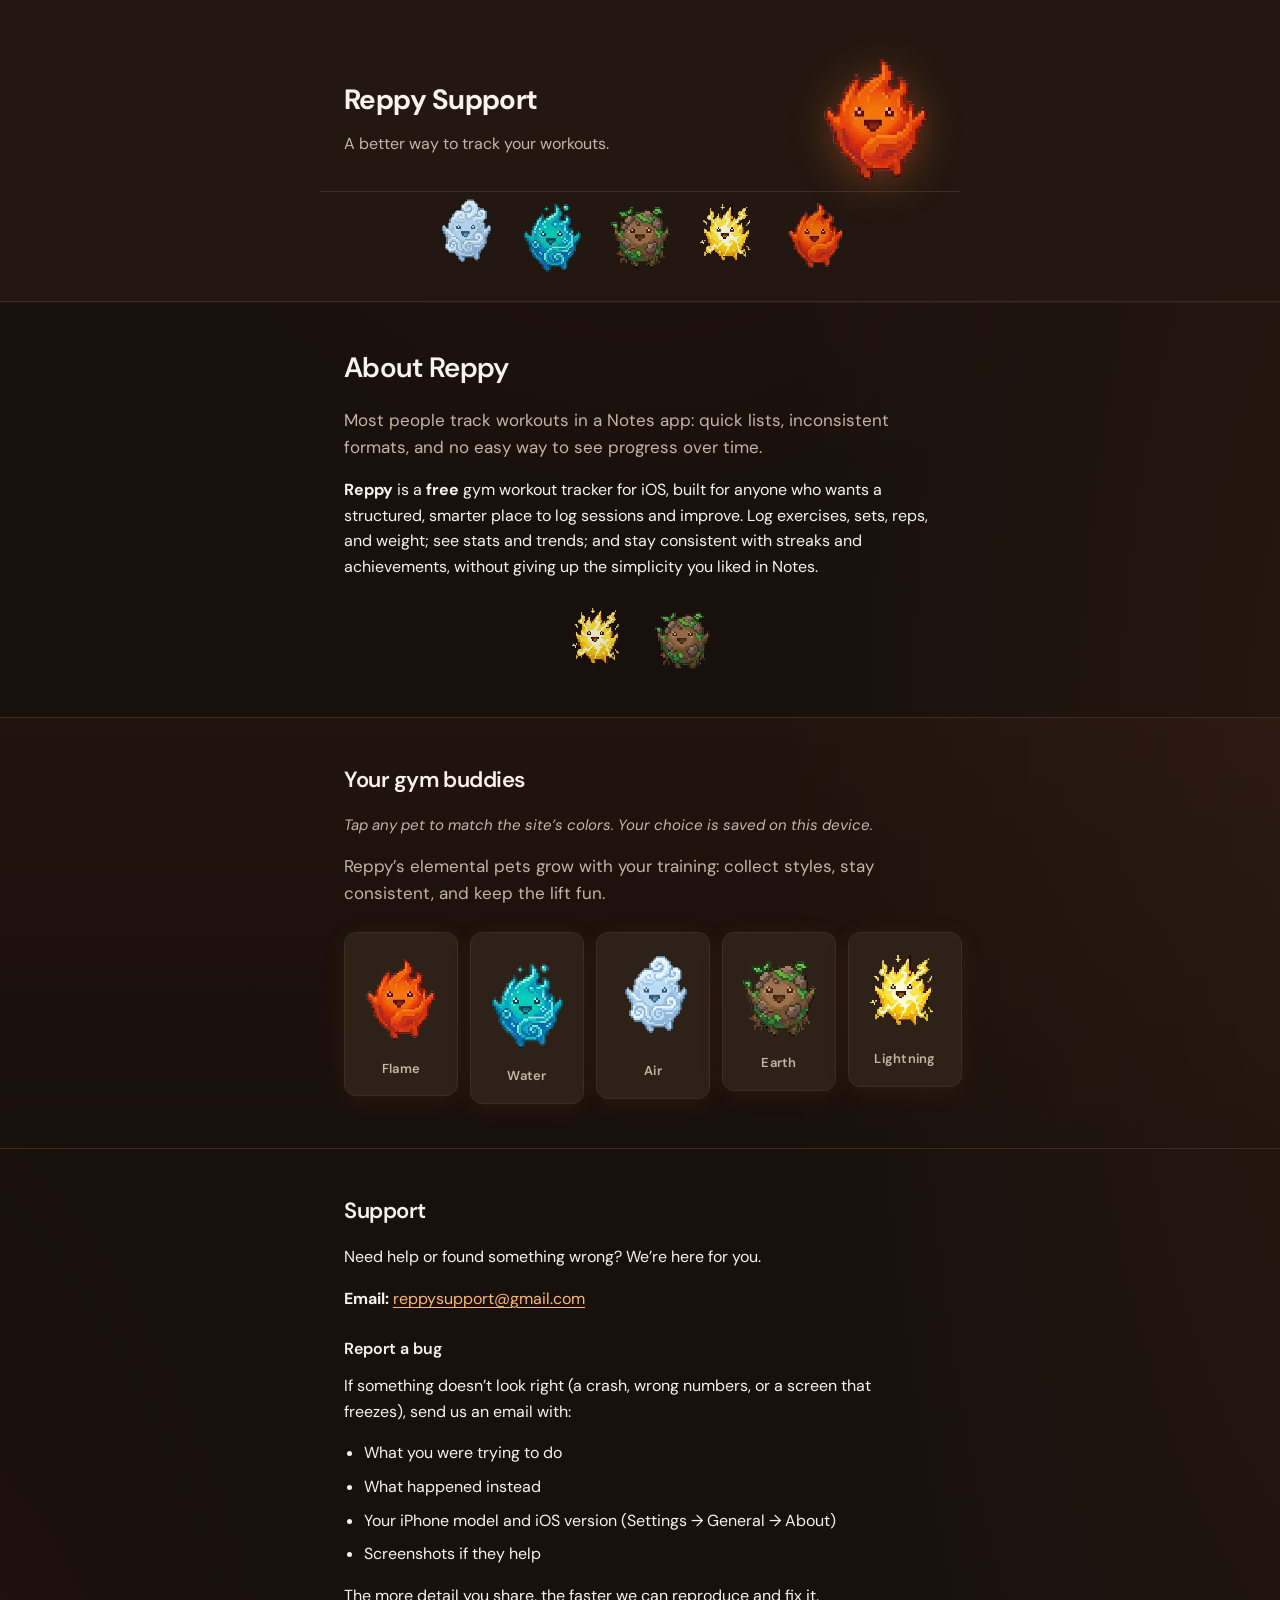
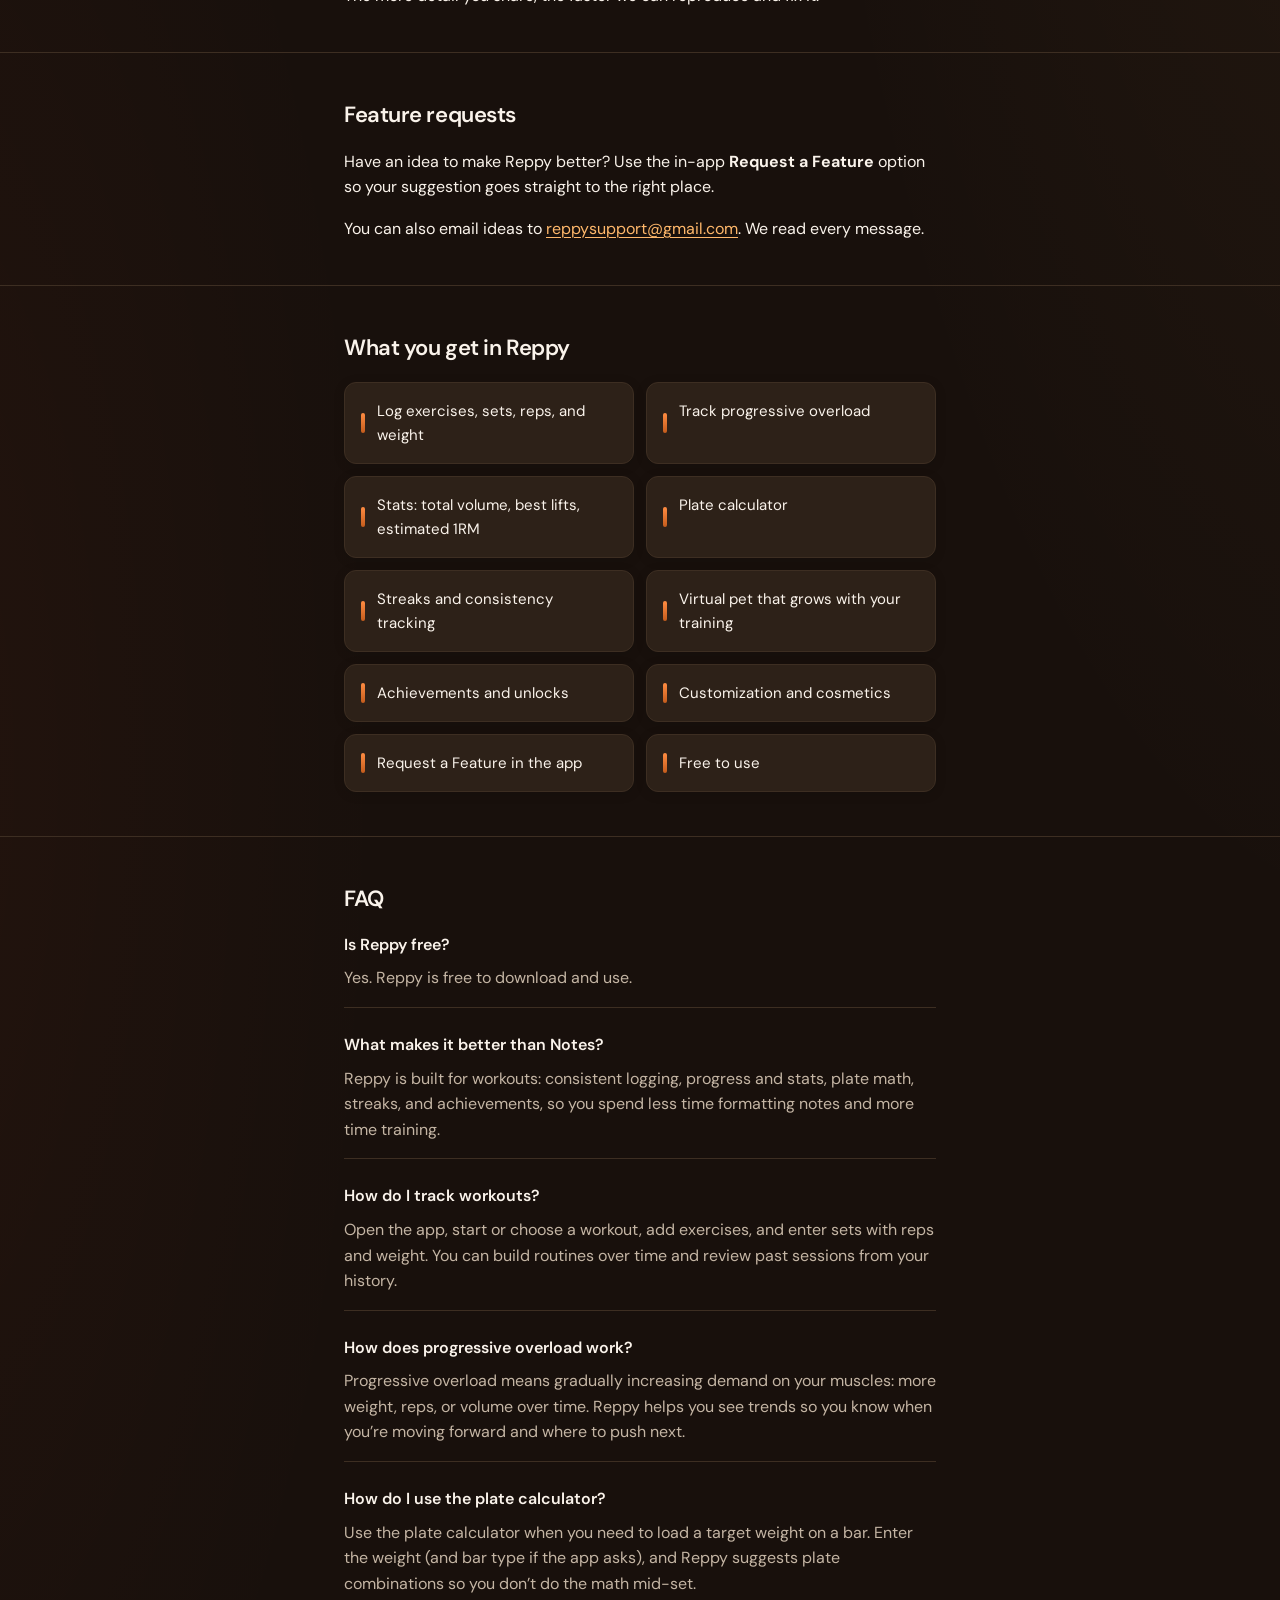
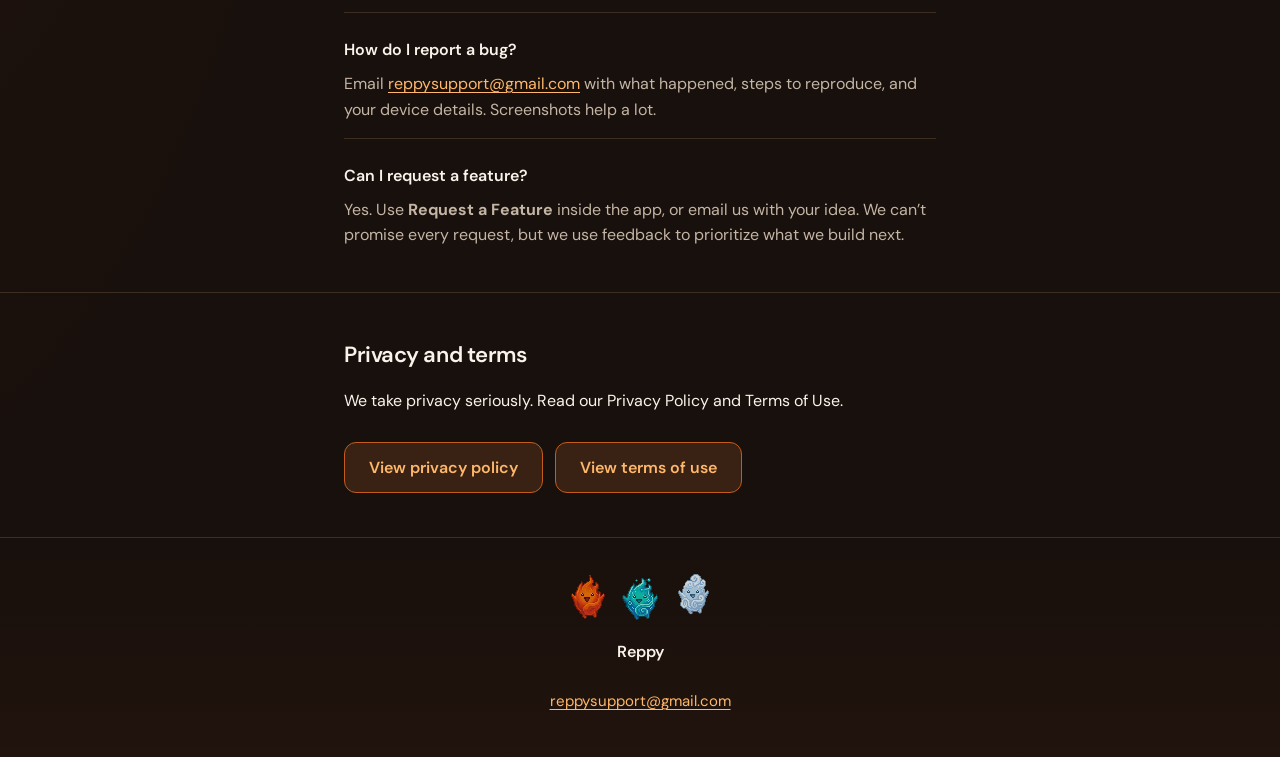
<file: index.html>
<!DOCTYPE html>
<html lang="en">
<head>
  <meta charset="UTF-8">
  <meta name="viewport" content="width=device-width, initial-scale=1">
  <meta name="description" content="Reppy Support: Help, FAQ, and contact for the free gym workout tracker for iOS.">
  <meta name="theme-color" content="#221811">
  <title>Reppy Support</title>
  <link rel="stylesheet" href="styles.css">
  <link rel="preconnect" href="https://fonts.googleapis.com">
  <link rel="preconnect" href="https://fonts.gstatic.com" crossorigin>
  <link href="https://fonts.googleapis.com/css2?family=DM+Sans:ital,opsz,wght@0,9..40,400;0,9..40,500;0,9..40,600;0,9..40,700;1,9..40,400&display=swap" rel="stylesheet">
</head>
<body class="page-home">
  <noscript>
    <style>#intro-overlay{display:none!important}</style>
  </noscript>
  <a class="skip-link" href="#main">Skip to content</a>

  <!-- EDIT: Homepage intro — spinning pet ring + particle burst (see script.js initIntro) -->
  <div id="intro-overlay" class="intro-overlay" role="dialog" aria-modal="true" aria-label="Reppy welcome animation">
    <button type="button" class="intro-skip btn btn--ghost">Skip intro</button>
    <div class="intro-orbit intro-orbit--spin" aria-hidden="true">
      <img class="intro-orbit-pet pet" src="assets/flame-reppy.png" width="64" height="64" alt="">
      <img class="intro-orbit-pet pet" src="assets/water-reppy.png" width="64" height="64" alt="">
      <img class="intro-orbit-pet pet" src="assets/air-reppy.png" width="64" height="64" alt="">
      <img class="intro-orbit-pet pet" src="assets/earth-reppy.png" width="64" height="64" alt="">
      <img class="intro-orbit-pet pet" src="assets/lightning-reppy.png" width="64" height="64" alt="">
    </div>
    <canvas id="intro-particle-canvas" class="intro-particle-canvas" aria-hidden="true"></canvas>
  </div>

  <!-- EDIT: Site header: title, tagline, hero pet, and parade (swap images in assets/ if needed) -->
  <header class="site-header">
    <div class="wrap header-inner">
      <div class="header-text">
        <p class="site-title">Reppy Support</p>
        <p class="tagline">A better way to track your workouts.</p>
      </div>
      <div class="header-mascot">
        <img class="pet pet--hero" src="assets/flame-reppy.png" width="120" height="120" alt="Reppy flame elemental pet" data-pet-theme="flame" tabindex="0" role="button" aria-label="Apply flame theme colors">
      </div>
    </div>
    <div class="wrap pet-parade" aria-label="Elemental pets in Reppy. Tap one to change site colors.">
      <img class="pet" src="assets/air-reppy.png" width="64" height="64" alt="Air elemental pet" data-pet-theme="air" tabindex="0" role="button" aria-label="Apply air theme colors">
      <img class="pet" src="assets/water-reppy.png" width="64" height="64" alt="Water elemental pet" data-pet-theme="water" tabindex="0" role="button" aria-label="Apply water theme colors">
      <img class="pet" src="assets/earth-reppy.png" width="64" height="64" alt="Earth elemental pet" data-pet-theme="earth" tabindex="0" role="button" aria-label="Apply earth theme colors">
      <img class="pet" src="assets/lightning-reppy.png" width="64" height="64" alt="Lightning elemental pet" data-pet-theme="lightning" tabindex="0" role="button" aria-label="Apply lightning theme colors">
      <img class="pet" src="assets/flame-reppy.png" width="64" height="64" alt="Flame elemental pet" data-pet-theme="flame" tabindex="0" role="button" aria-label="Apply flame theme colors">
    </div>
  </header>

  <main id="main">
    <!-- EDIT: Intro: main positioning message -->
    <section class="section intro" aria-labelledby="intro-heading">
      <div class="wrap">
        <h1 id="intro-heading" class="section-title">About Reppy</h1>
        <p class="lead">
          Most people track workouts in a Notes app: quick lists, inconsistent formats, and no easy way to see progress over time.
        </p>
        <p>
          <strong>Reppy</strong> is a <strong>free</strong> gym workout tracker for iOS, built for anyone who wants a structured, smarter place to log sessions and improve. Log exercises, sets, reps, and weight; see stats and trends; and stay consistent with streaks and achievements, without giving up the simplicity you liked in Notes.
        </p>
        <div class="intro-visual">
          <img class="pet" src="assets/lightning-reppy.png" width="60" height="60" alt="Lightning pet" data-pet-theme="lightning" tabindex="0" role="button" aria-label="Apply lightning theme colors">
          <img class="pet" src="assets/earth-reppy.png" width="60" height="60" alt="Earth pet" data-pet-theme="earth" tabindex="0" role="button" aria-label="Apply earth theme colors">
        </div>
      </div>
    </section>

    <!-- EDIT: Pet showcase: short labels; change copy or remove section if you add/remove pets in the app -->
    <section class="section pets-showcase" aria-labelledby="pets-heading">
      <div class="wrap">
        <h2 id="pets-heading" class="section-title">Your gym buddies</h2>
        <p class="theme-hint">Tap any pet to match the site’s colors. Your choice is saved on this device.</p>
        <p class="lead">
          Reppy’s elemental pets grow with your training: collect styles, stay consistent, and keep the lift fun.
        </p>
        <ul class="pet-grid">
          <li>
            <figure class="pet-card" data-pet-theme="flame" tabindex="0" role="button" aria-label="Apply flame theme colors">
              <img class="pet" src="assets/flame-reppy.png" width="80" height="80" alt="">
              <figcaption>Flame</figcaption>
            </figure>
          </li>
          <li>
            <figure class="pet-card" data-pet-theme="water" tabindex="0" role="button" aria-label="Apply water theme colors">
              <img class="pet" src="assets/water-reppy.png" width="80" height="80" alt="">
              <figcaption>Water</figcaption>
            </figure>
          </li>
          <li>
            <figure class="pet-card" data-pet-theme="air" tabindex="0" role="button" aria-label="Apply air theme colors">
              <img class="pet" src="assets/air-reppy.png" width="80" height="80" alt="">
              <figcaption>Air</figcaption>
            </figure>
          </li>
          <li>
            <figure class="pet-card" data-pet-theme="earth" tabindex="0" role="button" aria-label="Apply earth theme colors">
              <img class="pet" src="assets/earth-reppy.png" width="80" height="80" alt="">
              <figcaption>Earth</figcaption>
            </figure>
          </li>
          <li>
            <figure class="pet-card" data-pet-theme="lightning" tabindex="0" role="button" aria-label="Apply lightning theme colors">
              <img class="pet" src="assets/lightning-reppy.png" width="80" height="80" alt="">
              <figcaption>Lightning</figcaption>
            </figure>
          </li>
        </ul>
      </div>
    </section>

    <!-- EDIT: Support email and bug reporting -->
    <section class="section support" aria-labelledby="support-heading">
      <div class="wrap">
        <h2 id="support-heading" class="section-title">Support</h2>
        <p>
          Need help or found something wrong? We’re here for you.
        </p>
        <p>
          <strong>Email:</strong>
          <a href="mailto:reppysupport@gmail.com">reppysupport@gmail.com</a>
        </p>
        <h3 class="subsection-title">Report a bug</h3>
        <p>
          If something doesn’t look right (a crash, wrong numbers, or a screen that freezes), send us an email with:
        </p>
        <ul class="list">
          <li>What you were trying to do</li>
          <li>What happened instead</li>
          <li>Your iPhone model and iOS version (Settings → General → About)</li>
          <li>Screenshots if they help</li>
        </ul>
        <p>
          The more detail you share, the faster we can reproduce and fix it.
        </p>
      </div>
    </section>

    <!-- EDIT: Feature requests: in-app + email -->
    <section class="section features-request" aria-labelledby="fr-heading">
      <div class="wrap">
        <h2 id="fr-heading" class="section-title">Feature requests</h2>
        <p>
          Have an idea to make Reppy better? Use the in-app <strong>Request a Feature</strong> option so your suggestion goes straight to the right place.
        </p>
        <p>
          You can also email ideas to
          <a href="mailto:reppysupport@gmail.com?subject=Reppy%20feature%20idea">reppysupport@gmail.com</a>.
          We read every message.
        </p>
      </div>
    </section>

    <!-- EDIT: What Reppy includes (optional marketing bullets) -->
    <section class="section highlights" aria-labelledby="highlights-heading">
      <div class="wrap">
        <h2 id="highlights-heading" class="section-title">What you get in Reppy</h2>
        <ul class="feature-grid">
          <li>Log exercises, sets, reps, and weight</li>
          <li>Track progressive overload</li>
          <li>Stats: total volume, best lifts, estimated 1RM</li>
          <li>Plate calculator</li>
          <li>Streaks and consistency tracking</li>
          <li>Virtual pet that grows with your training</li>
          <li>Achievements and unlocks</li>
          <li>Customization and cosmetics</li>
          <li>Request a Feature in the app</li>
          <li>Free to use</li>
        </ul>
      </div>
    </section>

    <!-- EDIT: FAQ: add/remove questions as the app evolves -->
    <section class="section faq" aria-labelledby="faq-heading">
      <div class="wrap">
        <h2 id="faq-heading" class="section-title">FAQ</h2>
        <dl class="faq-list">
          <dt>Is Reppy free?</dt>
          <dd>Yes. Reppy is free to download and use.</dd>

          <dt>What makes it better than Notes?</dt>
          <dd>Reppy is built for workouts: consistent logging, progress and stats, plate math, streaks, and achievements, so you spend less time formatting notes and more time training.</dd>

          <dt>How do I track workouts?</dt>
          <dd>Open the app, start or choose a workout, add exercises, and enter sets with reps and weight. You can build routines over time and review past sessions from your history.</dd>

          <dt>How does progressive overload work?</dt>
          <dd>Progressive overload means gradually increasing demand on your muscles: more weight, reps, or volume over time. Reppy helps you see trends so you know when you’re moving forward and where to push next.</dd>

          <dt>How do I use the plate calculator?</dt>
          <dd>Use the plate calculator when you need to load a target weight on a bar. Enter the weight (and bar type if the app asks), and Reppy suggests plate combinations so you don’t do the math mid-set.</dd>

          <dt>How do I report a bug?</dt>
          <dd>Email <a href="mailto:reppysupport@gmail.com?subject=Reppy%20bug%20report">reppysupport@gmail.com</a> with what happened, steps to reproduce, and your device details. Screenshots help a lot.</dd>

          <dt>Can I request a feature?</dt>
          <dd>Yes. Use <strong>Request a Feature</strong> inside the app, or email us with your idea. We can’t promise every request, but we use feedback to prioritize what we build next.</dd>
        </dl>
      </div>
    </section>

    <!-- EDIT: Legal links text -->
    <section class="section privacy-cta" aria-labelledby="privacy-cta-heading">
      <div class="wrap">
        <h2 id="privacy-cta-heading" class="section-title">Privacy and terms</h2>
        <p>
          We take privacy seriously. Read our Privacy Policy and Terms of Use.
        </p>
        <div class="btn-row">
          <a class="btn" href="privacy.html">View privacy policy</a>
          <a class="btn" href="terms.html">View terms of use</a>
        </div>
      </div>
    </section>
  </main>

  <!-- EDIT: Footer: app name, mini pets row, support email -->
  <footer class="site-footer">
    <div class="wrap">
      <div class="footer-pets">
        <img class="pet" src="assets/flame-reppy.png" width="40" height="40" alt="" data-pet-theme="flame" tabindex="0" role="button" aria-label="Apply flame theme colors">
        <img class="pet" src="assets/water-reppy.png" width="40" height="40" alt="" data-pet-theme="water" tabindex="0" role="button" aria-label="Apply water theme colors">
        <img class="pet" src="assets/air-reppy.png" width="40" height="40" alt="" data-pet-theme="air" tabindex="0" role="button" aria-label="Apply air theme colors">
      </div>
      <p class="footer-app">Reppy</p>
      <p><a href="mailto:reppysupport@gmail.com">reppysupport@gmail.com</a></p>
    </div>
  </footer>

  <script src="script.js" defer></script>
</body>
</html>
</file>
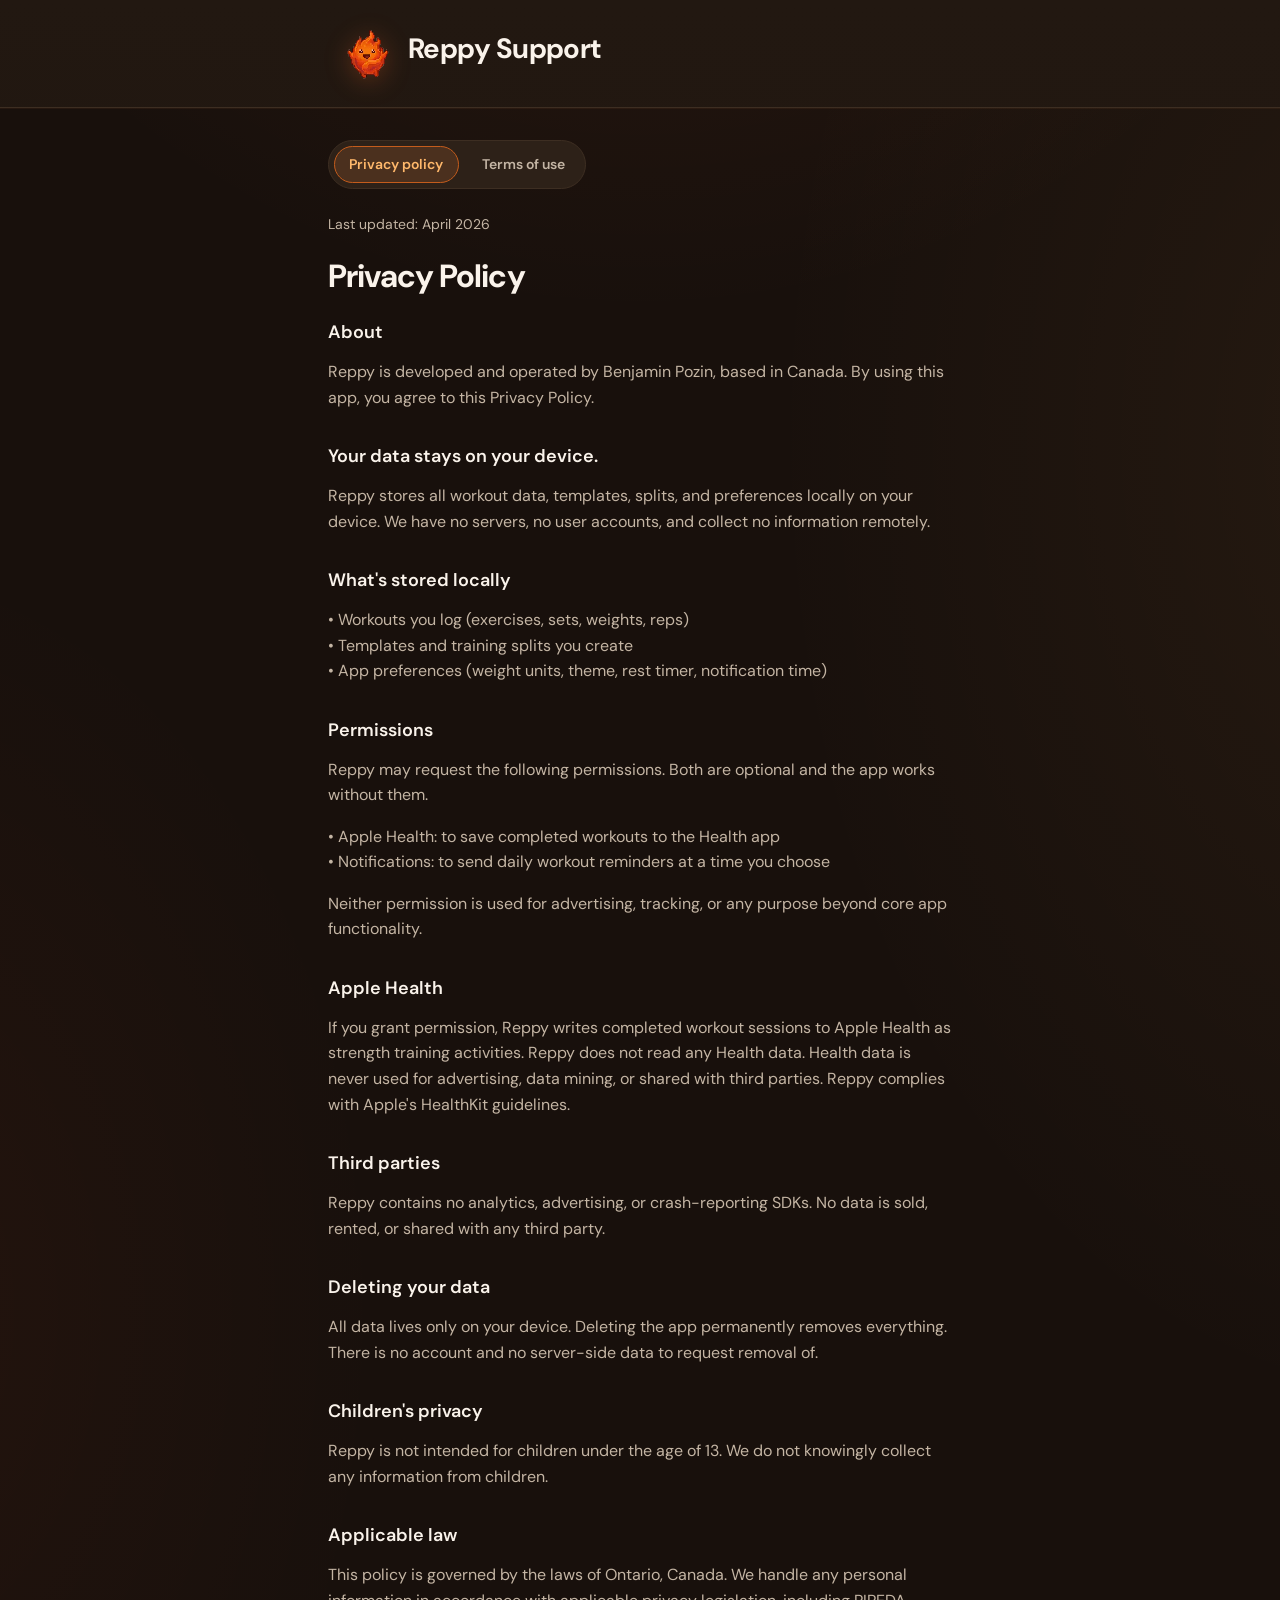
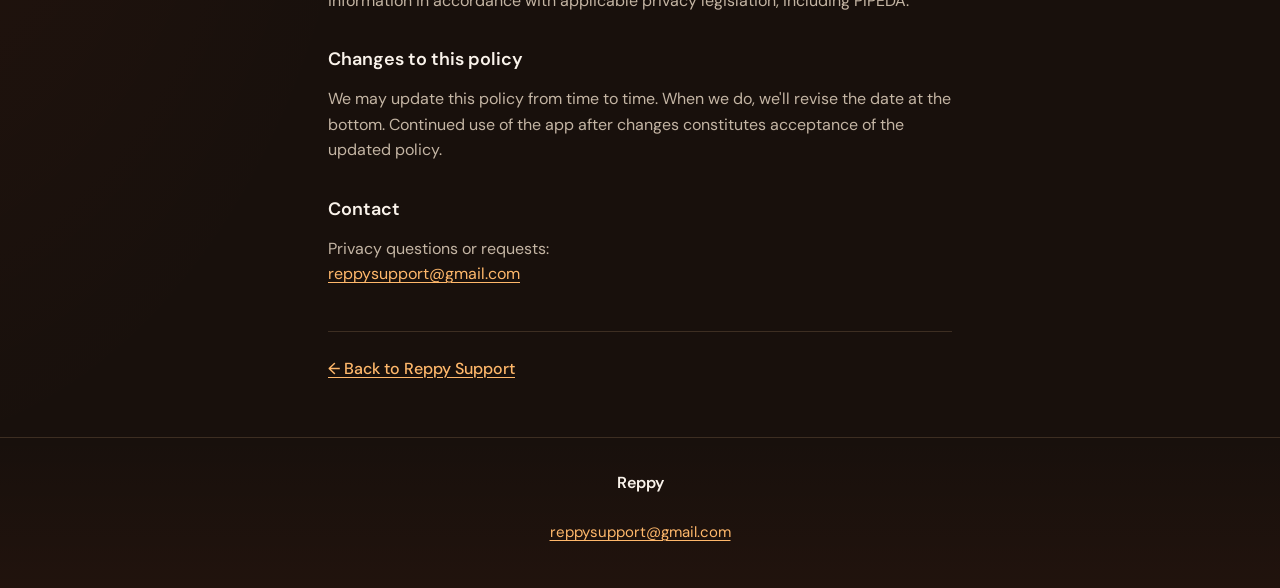
<file: privacy.html>
<!DOCTYPE html>
<html lang="en">
<head>
  <meta charset="UTF-8">
  <meta name="viewport" content="width=device-width, initial-scale=1">
  <meta name="description" content="Reppy privacy policy: how we handle your information.">
  <meta name="theme-color" content="#221811">
  <title>Privacy Policy · Reppy</title>
  <link rel="stylesheet" href="styles.css">
  <link rel="preconnect" href="https://fonts.googleapis.com">
  <link rel="preconnect" href="https://fonts.gstatic.com" crossorigin>
  <link href="https://fonts.googleapis.com/css2?family=DM+Sans:ital,opsz,wght@0,9..40,400;0,9..40,500;0,9..40,600;0,9..40,700;1,9..40,400&display=swap" rel="stylesheet">
</head>
<body class="page-privacy">
  <a class="skip-link" href="#main">Skip to content</a>

  <header class="site-header site-header--compact">
    <div class="wrap header-compact-inner">
      <img class="pet pet--inline" src="assets/flame-reppy.png" width="48" height="48" alt="" data-pet-theme="flame" tabindex="0" role="button" aria-label="Apply flame theme colors">
      <p class="site-title"><a href="index.html">Reppy Support</a></p>
    </div>
  </header>

  <main id="main" class="legal-main">
    <div class="wrap legal-wrap">
      <nav class="legal-tabs" aria-label="Legal pages">
        <a class="legal-tab" href="privacy.html" aria-current="page">Privacy policy</a>
        <a class="legal-tab" href="terms.html">Terms of use</a>
      </nav>

      <p class="legal-updated">Last updated: April 2026</p>
      <h1 class="legal-title">Privacy Policy</h1>

      <section class="legal-section">
        <h2>About</h2>
        <p>Reppy is developed and operated by Benjamin Pozin, based in Canada. By using this app, you agree to this Privacy Policy.</p>
      </section>

      <section class="legal-section">
        <h2>Your data stays on your device.</h2>
        <p>Reppy stores all workout data, templates, splits, and preferences locally on your device. We have no servers, no user accounts, and collect no information remotely.</p>
      </section>

      <section class="legal-section">
        <h2>What's stored locally</h2>
        <p>• Workouts you log (exercises, sets, weights, reps)<br>• Templates and training splits you create<br>• App preferences (weight units, theme, rest timer, notification time)</p>
      </section>

      <section class="legal-section">
        <h2>Permissions</h2>
        <p>Reppy may request the following permissions. Both are optional and the app works without them.</p>
        <p>• Apple Health: to save completed workouts to the Health app<br>• Notifications: to send daily workout reminders at a time you choose</p>
        <p>Neither permission is used for advertising, tracking, or any purpose beyond core app functionality.</p>
      </section>

      <section class="legal-section">
        <h2>Apple Health</h2>
        <p>If you grant permission, Reppy writes completed workout sessions to Apple Health as strength training activities. Reppy does not read any Health data. Health data is never used for advertising, data mining, or shared with third parties. Reppy complies with Apple's HealthKit guidelines.</p>
      </section>

      <section class="legal-section">
        <h2>Third parties</h2>
        <p>Reppy contains no analytics, advertising, or crash-reporting SDKs. No data is sold, rented, or shared with any third party.</p>
      </section>

      <section class="legal-section">
        <h2>Deleting your data</h2>
        <p>All data lives only on your device. Deleting the app permanently removes everything. There is no account and no server-side data to request removal of.</p>
      </section>

      <section class="legal-section">
        <h2>Children's privacy</h2>
        <p>Reppy is not intended for children under the age of 13. We do not knowingly collect any information from children.</p>
      </section>

      <section class="legal-section">
        <h2>Applicable law</h2>
        <p>This policy is governed by the laws of Ontario, Canada. We handle any personal information in accordance with applicable privacy legislation, including PIPEDA.</p>
      </section>

      <section class="legal-section">
        <h2>Changes to this policy</h2>
        <p>We may update this policy from time to time. When we do, we'll revise the date at the bottom. Continued use of the app after changes constitutes acceptance of the updated policy.</p>
      </section>

      <section class="legal-section">
        <h2>Contact</h2>
        <p>Privacy questions or requests:<br><a href="mailto:reppysupport@gmail.com">reppysupport@gmail.com</a></p>
      </section>

      <p class="legal-back">
        <a href="index.html">← Back to Reppy Support</a>
      </p>
    </div>
  </main>

  <footer class="site-footer">
    <div class="wrap">
      <p class="footer-app">Reppy</p>
      <p><a href="mailto:reppysupport@gmail.com">reppysupport@gmail.com</a></p>
    </div>
  </footer>

  <script src="script.js" defer></script>
</body>
</html>
</file>
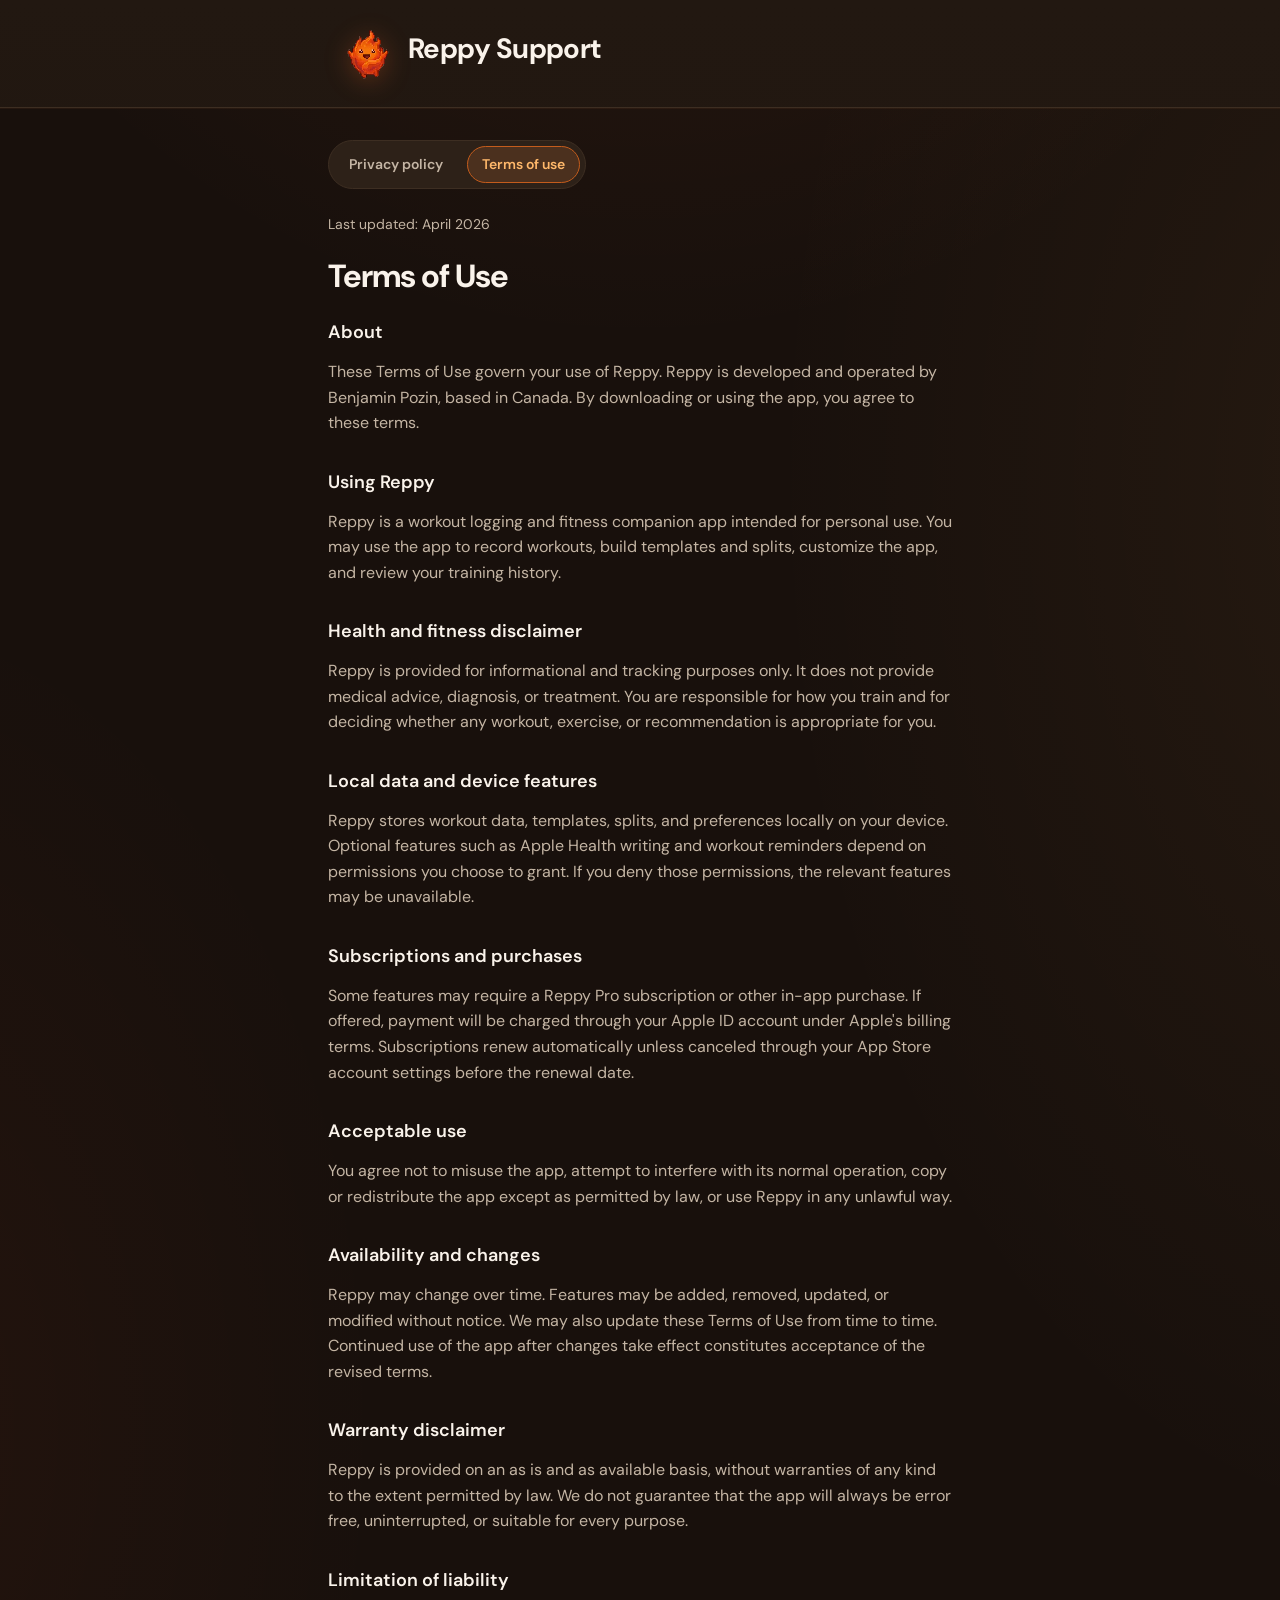
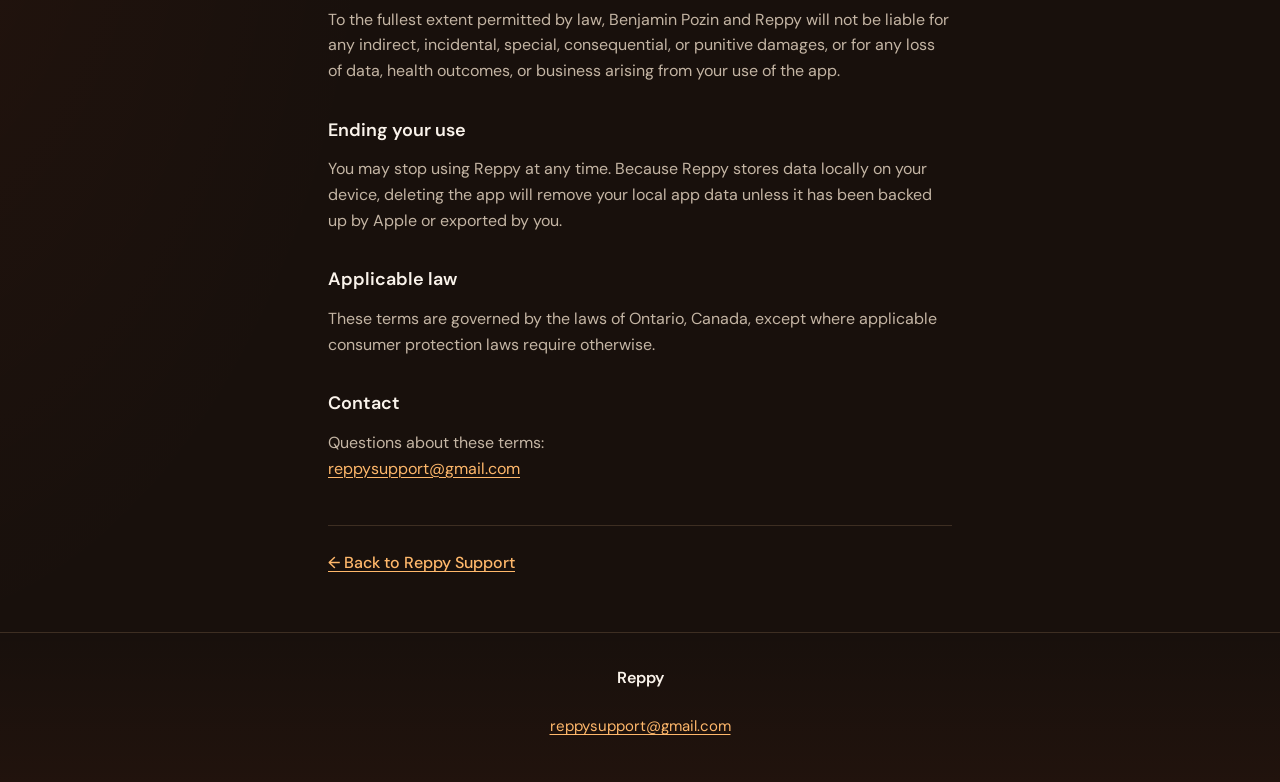
<file: terms.html>
<!DOCTYPE html>
<html lang="en">
<head>
  <meta charset="UTF-8">
  <meta name="viewport" content="width=device-width, initial-scale=1">
  <meta name="description" content="Reppy terms of use.">
  <meta name="theme-color" content="#221811">
  <title>Terms of Use · Reppy</title>
  <link rel="stylesheet" href="styles.css">
  <link rel="preconnect" href="https://fonts.googleapis.com">
  <link rel="preconnect" href="https://fonts.gstatic.com" crossorigin>
  <link href="https://fonts.googleapis.com/css2?family=DM+Sans:ital,opsz,wght@0,9..40,400;0,9..40,500;0,9..40,600;0,9..40,700;1,9..40,400&display=swap" rel="stylesheet">
</head>
<body class="page-privacy">
  <a class="skip-link" href="#main">Skip to content</a>

  <header class="site-header site-header--compact">
    <div class="wrap header-compact-inner">
      <img class="pet pet--inline" src="assets/flame-reppy.png" width="48" height="48" alt="" data-pet-theme="flame" tabindex="0" role="button" aria-label="Apply flame theme colors">
      <p class="site-title"><a href="index.html">Reppy Support</a></p>
    </div>
  </header>

  <main id="main" class="legal-main">
    <div class="wrap legal-wrap">
      <nav class="legal-tabs" aria-label="Legal pages">
        <a class="legal-tab" href="privacy.html">Privacy policy</a>
        <a class="legal-tab" href="terms.html" aria-current="page">Terms of use</a>
      </nav>

      <p class="legal-updated">Last updated: April 2026</p>
      <h1 class="legal-title">Terms of Use</h1>

      <section class="legal-section">
        <h2>About</h2>
        <p>These Terms of Use govern your use of Reppy. Reppy is developed and operated by Benjamin Pozin, based in Canada. By downloading or using the app, you agree to these terms.</p>
      </section>

      <section class="legal-section">
        <h2>Using Reppy</h2>
        <p>Reppy is a workout logging and fitness companion app intended for personal use. You may use the app to record workouts, build templates and splits, customize the app, and review your training history.</p>
      </section>

      <section class="legal-section">
        <h2>Health and fitness disclaimer</h2>
        <p>Reppy is provided for informational and tracking purposes only. It does not provide medical advice, diagnosis, or treatment. You are responsible for how you train and for deciding whether any workout, exercise, or recommendation is appropriate for you.</p>
      </section>

      <section class="legal-section">
        <h2>Local data and device features</h2>
        <p>Reppy stores workout data, templates, splits, and preferences locally on your device. Optional features such as Apple Health writing and workout reminders depend on permissions you choose to grant. If you deny those permissions, the relevant features may be unavailable.</p>
      </section>

      <section class="legal-section">
        <h2>Subscriptions and purchases</h2>
        <p>Some features may require a Reppy Pro subscription or other in-app purchase. If offered, payment will be charged through your Apple ID account under Apple's billing terms. Subscriptions renew automatically unless canceled through your App Store account settings before the renewal date.</p>
      </section>

      <section class="legal-section">
        <h2>Acceptable use</h2>
        <p>You agree not to misuse the app, attempt to interfere with its normal operation, copy or redistribute the app except as permitted by law, or use Reppy in any unlawful way.</p>
      </section>

      <section class="legal-section">
        <h2>Availability and changes</h2>
        <p>Reppy may change over time. Features may be added, removed, updated, or modified without notice. We may also update these Terms of Use from time to time. Continued use of the app after changes take effect constitutes acceptance of the revised terms.</p>
      </section>

      <section class="legal-section">
        <h2>Warranty disclaimer</h2>
        <p>Reppy is provided on an as is and as available basis, without warranties of any kind to the extent permitted by law. We do not guarantee that the app will always be error free, uninterrupted, or suitable for every purpose.</p>
      </section>

      <section class="legal-section">
        <h2>Limitation of liability</h2>
        <p>To the fullest extent permitted by law, Benjamin Pozin and Reppy will not be liable for any indirect, incidental, special, consequential, or punitive damages, or for any loss of data, health outcomes, or business arising from your use of the app.</p>
      </section>

      <section class="legal-section">
        <h2>Ending your use</h2>
        <p>You may stop using Reppy at any time. Because Reppy stores data locally on your device, deleting the app will remove your local app data unless it has been backed up by Apple or exported by you.</p>
      </section>

      <section class="legal-section">
        <h2>Applicable law</h2>
        <p>These terms are governed by the laws of Ontario, Canada, except where applicable consumer protection laws require otherwise.</p>
      </section>

      <section class="legal-section">
        <h2>Contact</h2>
        <p>Questions about these terms:<br><a href="mailto:reppysupport@gmail.com">reppysupport@gmail.com</a></p>
      </section>

      <p class="legal-back">
        <a href="index.html">← Back to Reppy Support</a>
      </p>
    </div>
  </main>

  <footer class="site-footer">
    <div class="wrap">
      <p class="footer-app">Reppy</p>
      <p><a href="mailto:reppysupport@gmail.com">reppysupport@gmail.com</a></p>
    </div>
  </footer>

  <script src="script.js" defer></script>
</body>
</html>
</file>
<file: styles.css>
/* EDIT: Shared layout tokens (same every theme) */
:root {
  --radius: 12px;
  --radius-sm: 8px;
  --max: 40rem;
  --space-xs: 0.5rem;
  --space-sm: 0.75rem;
  --space-md: 1rem;
  --space-lg: 1.5rem;
  --space-xl: 2rem;
  --space-2xl: 2.75rem;
  --space-3xl: 3.5rem;
}

/* EDIT: Flame theme (default) — set via data-theme on <html> or :root */
:root,
html[data-theme="flame"] {
  --bg: #18100c;
  --bg-elevated: #221811;
  --surface: #2d2118;
  --surface-glow: rgba(255, 140, 66, 0.08);
  --text: #faf3eb;
  --text-muted: #c4b5a4;
  --accent: #ff8c42;
  --accent-bright: #ffb86b;
  --accent-dim: #c45c1c;
  --accent-subtle: rgba(255, 140, 66, 0.14);
  --border: #3d2e22;
  --focus: #ffd6a8;
  --on-accent: #1a0f08;
  --grad-1: rgba(255, 120, 60, 0.14);
  --grad-2: rgba(255, 180, 90, 0.06);
  --grad-3: rgba(255, 90, 40, 0.05);
  --header-line: rgba(255, 140, 66, 0.06);
  --header-fade: rgba(34, 24, 17, 0.92);
  --pets-showcase-tint: rgba(255, 100, 50, 0.04);
  --footer-tint: rgba(255, 90, 40, 0.04);
  --pet-card-hover: rgba(255, 140, 66, 0.35);
  --btn-hover-bg: rgba(255, 140, 66, 0.22);
  --pet-shadow-hero: rgba(255, 110, 40, 0.35);
  --pet-shadow-inline: rgba(255, 110, 40, 0.25);
  --pet-shadow-error: rgba(255, 110, 40, 0.3);
}

html[data-theme="water"] {
  --bg: #0c1419;
  --bg-elevated: #111d25;
  --surface: #152a35;
  --surface-glow: rgba(34, 211, 238, 0.1);
  --text: #f0fdfa;
  --text-muted: #8fafbc;
  --accent: #22d3ee;
  --accent-bright: #67e8f9;
  --accent-dim: #0e7490;
  --accent-subtle: rgba(34, 211, 238, 0.14);
  --border: #1e3f4f;
  --focus: #a5f3fc;
  --on-accent: #042f2e;
  --grad-1: rgba(34, 211, 238, 0.12);
  --grad-2: rgba(56, 189, 248, 0.07);
  --grad-3: rgba(14, 116, 144, 0.1);
  --header-line: rgba(34, 211, 238, 0.08);
  --header-fade: rgba(17, 29, 37, 0.92);
  --pets-showcase-tint: rgba(34, 211, 238, 0.05);
  --footer-tint: rgba(14, 116, 144, 0.06);
  --pet-card-hover: rgba(34, 211, 238, 0.35);
  --btn-hover-bg: rgba(34, 211, 238, 0.2);
  --pet-shadow-hero: rgba(34, 197, 238, 0.35);
  --pet-shadow-inline: rgba(34, 197, 238, 0.28);
  --pet-shadow-error: rgba(34, 197, 238, 0.32);
}

html[data-theme="air"] {
  --bg: #101418;
  --bg-elevated: #151c23;
  --surface: #1c2733;
  --surface-glow: rgba(125, 211, 252, 0.09);
  --text: #f1f5f9;
  --text-muted: #94a9bc;
  --accent: #7dd3fc;
  --accent-bright: #bae6fd;
  --accent-dim: #0369a1;
  --accent-subtle: rgba(125, 211, 252, 0.14);
  --border: #2a3c4d;
  --focus: #e0f2fe;
  --on-accent: #0c1929;
  --grad-1: rgba(125, 211, 252, 0.12);
  --grad-2: rgba(186, 230, 253, 0.06);
  --grad-3: rgba(56, 189, 248, 0.06);
  --header-line: rgba(125, 211, 252, 0.08);
  --header-fade: rgba(21, 28, 35, 0.92);
  --pets-showcase-tint: rgba(125, 211, 252, 0.045);
  --footer-tint: rgba(56, 189, 248, 0.05);
  --pet-card-hover: rgba(125, 211, 252, 0.35);
  --btn-hover-bg: rgba(125, 211, 252, 0.18);
  --pet-shadow-hero: rgba(96, 180, 240, 0.35);
  --pet-shadow-inline: rgba(96, 180, 240, 0.28);
  --pet-shadow-error: rgba(96, 180, 240, 0.3);
}

html[data-theme="earth"] {
  --bg: #13100c;
  --bg-elevated: #1c1812;
  --surface: #26201a;
  --surface-glow: rgba(132, 204, 22, 0.08);
  --text: #faf7f0;
  --text-muted: #b0a492;
  --accent: #84cc16;
  --accent-bright: #bef264;
  --accent-dim: #4d7c0f;
  --accent-subtle: rgba(132, 204, 22, 0.14);
  --border: #3d3527;
  --focus: #d9f99d;
  --on-accent: #1a2208;
  --grad-1: rgba(132, 204, 22, 0.1);
  --grad-2: rgba(180, 83, 9, 0.09);
  --grad-3: rgba(63, 98, 18, 0.07);
  --header-line: rgba(132, 204, 22, 0.07);
  --header-fade: rgba(28, 24, 18, 0.92);
  --pets-showcase-tint: rgba(132, 204, 22, 0.04);
  --footer-tint: rgba(101, 163, 23, 0.05);
  --pet-card-hover: rgba(132, 204, 22, 0.4);
  --btn-hover-bg: rgba(132, 204, 22, 0.2);
  --pet-shadow-hero: rgba(120, 180, 40, 0.35);
  --pet-shadow-inline: rgba(120, 180, 40, 0.28);
  --pet-shadow-error: rgba(120, 180, 40, 0.3);
}

html[data-theme="lightning"] {
  --bg: #161008;
  --bg-elevated: #21180d;
  --surface: #2d2316;
  --surface-glow: rgba(251, 191, 36, 0.1);
  --text: #fffbeb;
  --text-muted: #cfc0a4;
  --accent: #fbbf24;
  --accent-bright: #fde047;
  --accent-dim: #d97706;
  --accent-subtle: rgba(251, 191, 36, 0.16);
  --border: #4a3d26;
  --focus: #fef08a;
  --on-accent: #1c1408;
  --grad-1: rgba(251, 191, 36, 0.15);
  --grad-2: rgba(245, 158, 11, 0.09);
  --grad-3: rgba(234, 179, 8, 0.07);
  --header-line: rgba(251, 191, 36, 0.08);
  --header-fade: rgba(33, 24, 13, 0.92);
  --pets-showcase-tint: rgba(251, 191, 36, 0.05);
  --footer-tint: rgba(217, 119, 6, 0.06);
  --pet-card-hover: rgba(251, 191, 36, 0.4);
  --btn-hover-bg: rgba(251, 191, 36, 0.22);
  --pet-shadow-hero: rgba(245, 180, 40, 0.38);
  --pet-shadow-inline: rgba(245, 180, 40, 0.3);
  --pet-shadow-error: rgba(245, 180, 40, 0.34);
}

/* Click pets to change theme — cursor + focus ring */
[data-pet-theme] {
  cursor: pointer;
}

[data-pet-theme]:focus-visible {
  outline: 2px solid var(--focus);
  outline-offset: 3px;
  border-radius: 4px;
}

.theme-hint {
  margin: 0 0 var(--space-md);
  font-size: 0.9375rem;
  color: var(--text-muted);
  font-style: italic;
}

*,
*::before,
*::after {
  box-sizing: border-box;
}

html {
  -webkit-text-size-adjust: 100%;
  scroll-behavior: smooth;
}

body {
  margin: 0;
  min-height: 100vh;
  font-family: "DM Sans", system-ui, -apple-system, sans-serif;
  font-size: 1rem;
  line-height: 1.6;
  color: var(--text);
  background: var(--bg);
  background-image:
    radial-gradient(ellipse 130% 90% at 50% -35%, var(--grad-1), transparent 55%),
    radial-gradient(ellipse 50% 45% at 110% 20%, var(--grad-2), transparent),
    radial-gradient(ellipse 40% 35% at -10% 60%, var(--grad-3), transparent);
  transition: background-color 0.35s ease, color 0.25s ease;
}

/* Pixel art stays crisp when scaled */
.pet {
  display: block;
  height: auto;
  image-rendering: pixelated;
  image-rendering: -moz-crisp-edges;
  image-rendering: crisp-edges;
  flex-shrink: 0;
}

.pet--hero {
  width: 96px;
  filter: drop-shadow(0 6px 20px var(--pet-shadow-hero));
  transition: filter 0.3s ease;
  animation: pet-float 3.6s ease-in-out infinite;
}

@media (min-width: 600px) {
  .pet--hero {
    width: 120px;
  }
}

.pet-parade {
  display: flex;
  flex-wrap: wrap;
  align-items: center;
  justify-content: center;
  gap: var(--space-md) var(--space-lg);
  padding: var(--space-lg) 0 0;
  margin-top: var(--space-md);
  border-top: 1px solid var(--border);
}

.pet-parade .pet {
  width: 56px;
  opacity: 0.95;
  transition: transform 0.15s ease, opacity 0.15s ease;
  animation: pet-bob 2.8s ease-in-out infinite;
}

.pet-parade .pet:nth-child(2) { animation-delay: 0.2s; }
.pet-parade .pet:nth-child(3) { animation-delay: 0.4s; }
.pet-parade .pet:nth-child(4) { animation-delay: 0.6s; }
.pet-parade .pet:nth-child(5) { animation-delay: 0.8s; }

.pet-parade .pet:hover {
  transform: translateY(-3px) scale(1.06);
  opacity: 1;
}

@media (min-width: 480px) {
  .pet-parade .pet {
    width: 64px;
  }
}

.header-inner {
  display: flex;
  flex-direction: column;
  align-items: flex-start;
  gap: var(--space-lg);
}

@media (min-width: 600px) {
  .header-inner {
    flex-direction: row;
    align-items: center;
    justify-content: space-between;
  }
}

.header-mascot {
  align-self: center;
}

@media (min-width: 600px) {
  .header-mascot {
    align-self: auto;
  }
}

/* Skip link */
.skip-link {
  position: absolute;
  top: -100px;
  left: var(--space-md);
  padding: var(--space-sm) var(--space-md);
  background: var(--accent);
  color: var(--on-accent);
  font-weight: 600;
  border-radius: var(--radius-sm);
  z-index: 100;
  text-decoration: none;
}

.skip-link:focus {
  top: var(--space-md);
  outline: 2px solid var(--focus);
  outline-offset: 2px;
}

.wrap {
  width: 100%;
  max-width: var(--max);
  margin: 0 auto;
  padding: 0 var(--space-lg);
}

/* Header */
.site-header {
  padding: var(--space-2xl) 0 var(--space-lg);
  border-bottom: 1px solid var(--border);
  background: linear-gradient(180deg, var(--bg-elevated) 0%, var(--header-fade) 100%);
  box-shadow: 0 1px 0 var(--header-line);
  transition: background 0.35s ease, box-shadow 0.3s ease, border-color 0.3s ease;
}

.site-header--compact {
  padding: var(--space-lg) 0;
}

.site-header--compact .header-compact-inner {
  display: flex;
  align-items: center;
  gap: var(--space-md);
}

.site-header--compact .pet--inline {
  width: 48px;
  filter: drop-shadow(0 4px 12px var(--pet-shadow-inline));
  transition: filter 0.3s ease;
}

.site-title {
  margin: 0 0 var(--space-xs);
  font-size: clamp(1.5rem, 4vw, 1.75rem);
  font-weight: 700;
  letter-spacing: -0.02em;
}

.site-title a {
  color: inherit;
  text-decoration: none;
}

.site-title a:hover {
  color: var(--accent-bright);
}

.tagline {
  margin: 0;
  font-size: 1rem;
  color: var(--text-muted);
  font-weight: 400;
  max-width: 22rem;
}

/* Pet showcase section */
.pets-showcase {
  background: linear-gradient(180deg, var(--pets-showcase-tint) 0%, transparent 100%);
  transition: background 0.35s ease;
}

.pet-grid {
  list-style: none;
  margin: var(--space-lg) 0 0;
  padding: 0;
  display: grid;
  grid-template-columns: repeat(2, 1fr);
  gap: var(--space-md);
}

@media (min-width: 520px) {
  .pet-grid {
    grid-template-columns: repeat(3, 1fr);
  }
}

@media (min-width: 720px) {
  .pet-grid {
    grid-template-columns: repeat(5, 1fr);
    gap: var(--space-sm);
  }
}

.pet-card {
  margin: 0;
  padding: var(--space-md);
  background: var(--surface);
  border: 1px solid var(--border);
  border-radius: var(--radius);
  text-align: center;
  box-shadow: 0 4px 24px var(--surface-glow);
  transition: border-color 0.15s ease, transform 0.15s ease;
}

.pet-card .pet {
  animation: pet-bob 2.6s ease-in-out infinite;
}

.pet-card:hover {
  border-color: var(--pet-card-hover);
  transform: translateY(-2px);
}

.pet-card .pet {
  width: 72px;
  margin: 0 auto var(--space-sm);
}

@media (min-width: 520px) {
  .pet-card .pet {
    width: 80px;
  }
}

.pet-card figcaption {
  font-size: 0.8125rem;
  font-weight: 600;
  color: var(--text-muted);
  letter-spacing: 0.02em;
}

/* Intro accent */
.intro-visual {
  margin: var(--space-lg) 0 0;
  display: flex;
  justify-content: center;
  gap: var(--space-lg);
  flex-wrap: wrap;
  opacity: 0.9;
}

.intro-visual .pet {
  width: 52px;
}

@media (min-width: 480px) {
  .intro-visual .pet {
    width: 60px;
  }
}

/* Sections */
.section {
  padding: var(--space-2xl) 0;
  border-bottom: 1px solid var(--border);
}

.section:last-of-type {
  border-bottom: none;
}

.section-title {
  margin: 0 0 var(--space-md);
  font-size: clamp(1.25rem, 3.5vw, 1.375rem);
  font-weight: 600;
  letter-spacing: -0.02em;
}

.subsection-title {
  margin: var(--space-lg) 0 var(--space-sm);
  font-size: 1rem;
  font-weight: 600;
  color: var(--text);
}

.intro .section-title {
  font-size: clamp(1.5rem, 4vw, 1.75rem);
}

.lead {
  font-size: 1.0625rem;
  color: var(--text-muted);
  margin: 0 0 var(--space-md);
}

.section p {
  margin: 0 0 var(--space-md);
}

.section p:last-child {
  margin-bottom: 0;
}

a {
  color: var(--accent-bright);
  text-decoration-thickness: 1px;
  text-underline-offset: 3px;
}

a:hover {
  color: var(--focus);
}

.list {
  margin: 0 0 var(--space-md);
  padding-left: 1.25rem;
}

.list li {
  margin-bottom: var(--space-xs);
}

.list li:last-child {
  margin-bottom: 0;
}

/* Feature grid */
.feature-grid {
  list-style: none;
  margin: 0;
  padding: 0;
  display: grid;
  gap: var(--space-sm);
}

@media (min-width: 480px) {
  .feature-grid {
    grid-template-columns: 1fr 1fr;
  }
}

.feature-grid li {
  margin: 0;
  padding: var(--space-md) var(--space-lg);
  background: var(--surface);
  border: 1px solid var(--border);
  border-radius: var(--radius);
  font-size: 0.9375rem;
  position: relative;
  padding-left: calc(var(--space-lg) + 0.5rem);
  box-shadow: 0 2px 12px rgba(0, 0, 0, 0.12);
}

.feature-grid li::before {
  content: "";
  position: absolute;
  left: var(--space-md);
  top: 50%;
  transform: translateY(-50%);
  width: 4px;
  height: 1.25rem;
  background: linear-gradient(180deg, var(--accent), var(--accent-dim));
  border-radius: 2px;
}

/* FAQ */
.faq-list {
  margin: 0;
}

.faq-list dt {
  font-weight: 600;
  margin: var(--space-lg) 0 var(--space-xs);
  color: var(--text);
}

.faq-list dt:first-child {
  margin-top: 0;
}

.faq-list dd {
  margin: 0 0 var(--space-md);
  padding: 0 0 var(--space-md);
  border-bottom: 1px solid var(--border);
  color: var(--text-muted);
}

.faq-list dd:last-of-type {
  border-bottom: none;
  padding-bottom: 0;
  margin-bottom: 0;
}

/* Button */
.btn {
  display: inline-flex;
  align-items: center;
  justify-content: center;
  margin-top: var(--space-md);
  padding: var(--space-sm) var(--space-lg);
  background: var(--accent-subtle);
  color: var(--accent-bright);
  border: 1px solid var(--accent-dim);
  border-radius: var(--radius);
  font-family: inherit;
  font-size: 1rem;
  font-weight: 600;
  text-decoration: none;
  cursor: pointer;
  transition: background 0.15s, border-color 0.15s, color 0.15s;
}

.btn:hover {
  background: var(--btn-hover-bg);
  color: var(--focus);
  border-color: var(--accent);
}

.btn:focus-visible {
  outline: 2px solid var(--focus);
  outline-offset: 2px;
}

.privacy-cta .btn {
  margin-top: var(--space-sm);
}

.btn-row {
  display: flex;
  flex-wrap: wrap;
  gap: var(--space-sm);
  margin-top: var(--space-sm);
}

/* Footer */
.site-footer {
  margin-top: auto;
  padding: var(--space-xl) 0 var(--space-2xl);
  border-top: 1px solid var(--border);
  text-align: center;
  color: var(--text-muted);
  font-size: 0.9375rem;
  background: linear-gradient(0deg, var(--footer-tint), transparent);
  transition: background 0.35s ease, border-color 0.3s ease;
}

.site-footer .wrap {
  display: flex;
  flex-direction: column;
  align-items: center;
  gap: var(--space-md);
}

.footer-pets {
  display: flex;
  gap: var(--space-sm);
  justify-content: center;
  flex-wrap: wrap;
}

.footer-pets .pet {
  width: 40px;
  opacity: 0.85;
}

.site-footer p {
  margin: 0 0 var(--space-xs);
}

.site-footer p:last-child {
  margin-bottom: 0;
}

.footer-app {
  font-weight: 600;
  color: var(--text);
  font-size: 1rem;
}

/* Legal / privacy */
.legal-main {
  padding: var(--space-xl) 0 var(--space-3xl);
}

.legal-wrap {
  max-width: 42rem;
}

.legal-updated {
  font-size: 0.875rem;
  color: var(--text-muted);
  margin: 0 0 var(--space-md);
}

.legal-title {
  margin: 0 0 var(--space-md);
  font-size: clamp(1.75rem, 4vw, 2rem);
  font-weight: 700;
  letter-spacing: -0.03em;
}

.legal-lead {
  color: var(--text-muted);
  margin: 0 0 var(--space-xl);
  font-size: 1.0625rem;
}

.legal-section {
  margin-bottom: var(--space-xl);
}

.legal-section h2 {
  margin: 0 0 var(--space-sm);
  font-size: 1.125rem;
  font-weight: 600;
}

.legal-section p,
.legal-section ul {
  margin: 0 0 var(--space-md);
  color: var(--text-muted);
}

.legal-section ul:last-child,
.legal-section p:last-child {
  margin-bottom: 0;
}

.legal-back {
  margin: var(--space-2xl) 0 0;
  padding-top: var(--space-lg);
  border-top: 1px solid var(--border);
}

.legal-tabs {
  display: inline-flex;
  gap: var(--space-xs);
  padding: 0.3rem;
  margin-bottom: var(--space-lg);
  border: 1px solid var(--border);
  border-radius: 999px;
  background: var(--surface);
}

.legal-tab {
  display: inline-flex;
  align-items: center;
  justify-content: center;
  padding: 0.4rem 0.9rem;
  border-radius: 999px;
  text-decoration: none;
  font-size: 0.875rem;
  font-weight: 600;
  color: var(--text-muted);
  border: 1px solid transparent;
}

.legal-tab:hover {
  color: var(--accent-bright);
}

.legal-tab[aria-current="page"] {
  color: var(--accent-bright);
  background: var(--accent-subtle);
  border-color: var(--accent-dim);
}

.legal-back a {
  font-weight: 500;
}

/* 404 */
.page-404 {
  display: flex;
  align-items: center;
  justify-content: center;
  min-height: 100vh;
}

.error-main {
  width: 100%;
  padding: var(--space-2xl) 0;
}

.error-wrap {
  text-align: center;
}

.error-pet {
  width: 80px;
  margin: 0 auto var(--space-md);
  filter: drop-shadow(0 6px 18px var(--pet-shadow-error));
  transition: filter 0.3s ease;
}

.error-code {
  margin: 0 0 var(--space-sm);
  font-size: clamp(3rem, 12vw, 4.5rem);
  font-weight: 700;
  letter-spacing: -0.05em;
  color: var(--accent-dim);
  line-height: 1;
}

.error-title {
  margin: 0 0 var(--space-md);
  font-size: 1.375rem;
  font-weight: 600;
}

.error-text {
  margin: 0 auto var(--space-lg);
  max-width: 24rem;
  color: var(--text-muted);
}

.page-404 .btn {
  margin-top: 0;
}

/* Layout: sticky footer on short pages */
body:not(.page-404) {
  display: flex;
  flex-direction: column;
}

body:not(.page-404) main {
  flex: 1;
}

@keyframes pet-float {
  0%, 100% { transform: translateY(0); }
  50% { transform: translateY(-6px); }
}

@keyframes pet-bob {
  0%, 100% { transform: translateY(0); }
  50% { transform: translateY(-4px); }
}

/* Homepage intro: one rotating ring (whole group spins together) */
.intro-overlay {
  position: fixed;
  inset: 0;
  z-index: 9998;
  display: flex;
  align-items: center;
  justify-content: center;
  background: var(--bg);
  background-image:
    radial-gradient(ellipse 130% 90% at 50% -35%, var(--grad-1), transparent 55%),
    radial-gradient(ellipse 50% 45% at 110% 20%, var(--grad-2), transparent),
    radial-gradient(ellipse 40% 35% at -10% 60%, var(--grad-3), transparent);
  transition: opacity 0.32s ease, visibility 0.32s ease;
}

body.intro-active {
  overflow: hidden;
}

.intro-skip {
  position: absolute;
  top: var(--space-lg);
  right: var(--space-lg);
  z-index: 10001;
  margin-top: 0;
}

.btn--ghost {
  background: transparent;
  color: var(--text-muted);
  border-color: var(--border);
}

.btn--ghost:hover {
  color: var(--accent-bright);
  border-color: var(--accent-dim);
  background: var(--accent-subtle);
}

.intro-orbit {
  --orbit-r: min(32vw, 130px);
  position: relative;
  width: min(88vw, 340px);
  height: min(88vw, 340px);
  flex-shrink: 0;
}

.intro-orbit--spin {
  animation: intro-orbit-spin 0.65s cubic-bezier(0.22, 1, 0.36, 1) forwards;
}

@keyframes intro-orbit-spin {
  from {
    transform: rotate(0deg);
  }
  to {
    transform: rotate(360deg);
  }
}

.intro-orbit-pet {
  position: absolute;
  left: 50%;
  top: 50%;
  width: 64px;
  height: auto;
  margin: -32px 0 0 -32px;
  transform: rotate(var(--angle)) translateY(calc(-1 * var(--orbit-r))) rotate(calc(-1 * var(--angle)));
  pointer-events: none;
}

.intro-orbit-pet:nth-child(1) { --angle: 0deg; }
.intro-orbit-pet:nth-child(2) { --angle: 72deg; }
.intro-orbit-pet:nth-child(3) { --angle: 144deg; }
.intro-orbit-pet:nth-child(4) { --angle: 216deg; }
.intro-orbit-pet:nth-child(5) { --angle: 288deg; }

.intro-overlay--burst .intro-orbit {
  opacity: 0;
  transition: opacity 0.12s ease-out;
}

.intro-particle-canvas {
  position: absolute;
  inset: 0;
  width: 100%;
  height: 100%;
  pointer-events: none;
  opacity: 0;
  transition: opacity 0.08s ease-out;
}

.intro-overlay--burst .intro-particle-canvas {
  opacity: 1;
}

.intro-overlay--exit {
  opacity: 0;
  visibility: hidden;
  pointer-events: none;
}

@media (prefers-reduced-motion: reduce) {
  .intro-orbit--spin {
    animation: none;
    transform: rotate(0deg);
  }
}
</file>
